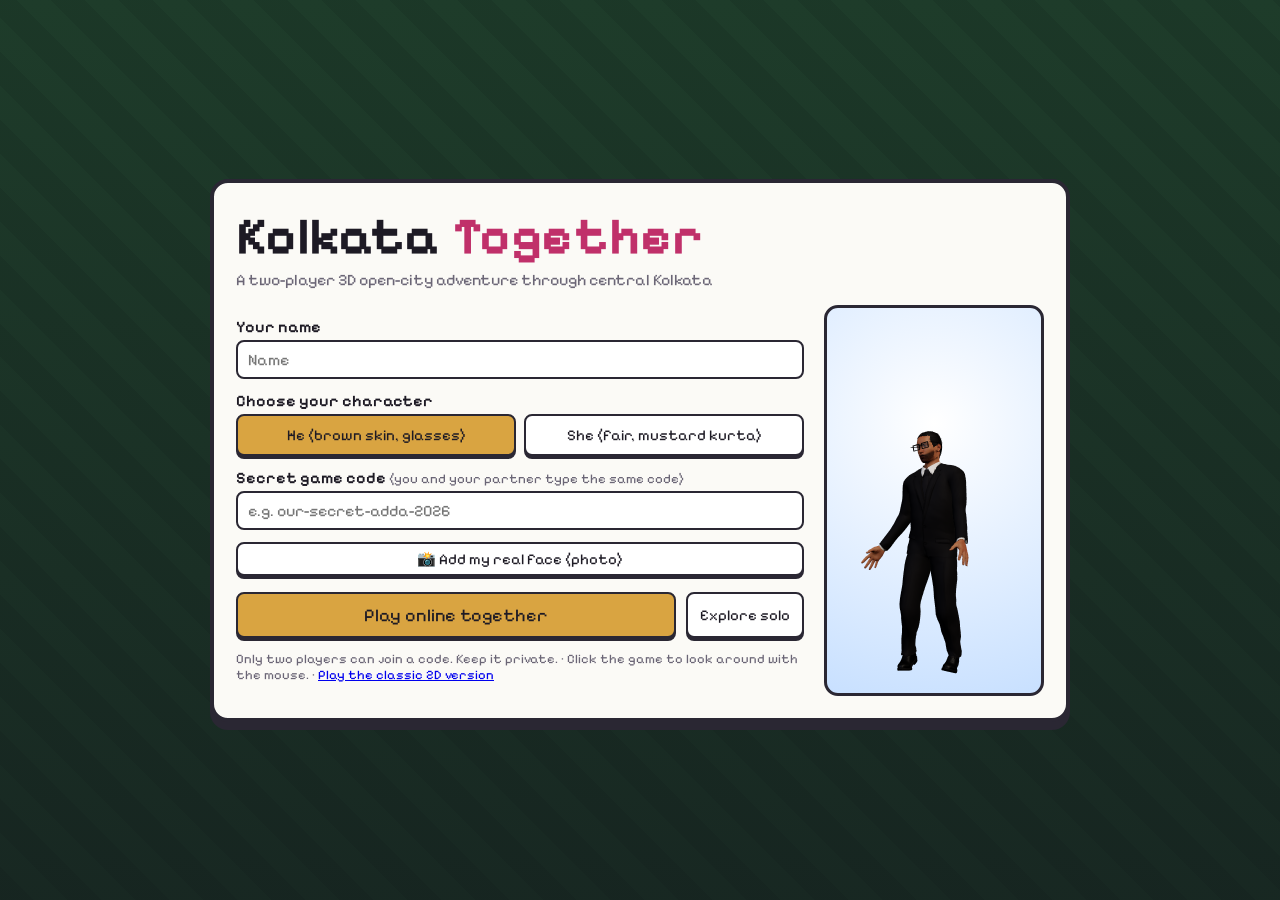
<file: index.html>
<!doctype html>
<html lang="en">
<head>
  <meta charset="utf-8">
  <meta name="viewport" content="width=device-width, initial-scale=1, maximum-scale=1, user-scalable=no, viewport-fit=cover">
  <title>Kolkata Together</title>
  <meta name="theme-color" content="#1d1a24">
  <link rel="manifest" href="manifest.webmanifest">
  <link rel="icon" href="icon-192.png">
  <link rel="apple-touch-icon" href="icon-192.png">
  <meta name="apple-mobile-web-app-capable" content="yes">
  <link rel="preconnect" href="https://fonts.googleapis.com">
  <link href="https://fonts.googleapis.com/css2?family=Pixelify+Sans:wght@400;600;700&display=swap" rel="stylesheet">
  <link rel="stylesheet" href="style.css">
  <script type="importmap">{ "imports": { "three": "./vendor/three/three.module.js", "three/addons/": "./vendor/three/addons/" } }</script>
</head>
<body>
  <canvas id="game" class="three"></canvas>
  <canvas id="radar" width="200" height="200" class="hidden"></canvas>
  <button id="btn-map" class="chip hidden" title="Map (M)">🗺 MAP</button>
  <div id="bigmap" class="hidden"><canvas id="bigmap-cv"></canvas><div id="bigmap-bar"><b>KOLKATA</b><span>Tap a place to set a waypoint · drag to pan · pinch/scroll to zoom</span><button id="bigmap-close">✕</button></div></div>
  <div id="ptag" class="tag partner"></div><div id="stag" class="tag speech"></div>

  <!-- HUD -->
  <div id="hud" class="hidden">
    <div id="hud-left">
      <div id="hud-money" class="chip">₹0</div>
      <div id="hud-bank" class="chip small">Bank ₹0</div>
      <div id="hud-bars"><div class="bar"><span>❤</span><i id="bar-health"></i></div><div class="bar"><span>🍽</span><i id="bar-hunger"></i></div></div>
      <div id="hud-weapon" class="chip small hidden"></div>
    </div>
    <div id="hud-right">
      <div id="hud-clock" class="chip">10:00</div>
      <div id="hud-wanted"></div>
      <div id="hud-net" class="chip small">offline</div>
    </div>
    <div id="banner" class="hidden"></div>
    <div id="prompt" class="hidden"></div>
    <div id="bigtext" class="hidden"></div>
    <div id="toasts"></div>
    <div id="hud-buttons">
      <button id="btn-phone" title="Phone (P)">📱</button>
      <button id="btn-chat" title="Chat (T)">💬<b id="chat-badge" class="hidden">!</b></button>
      <button id="btn-call" title="Voice call (V)">📞</button>
      <button id="btn-camera" title="Selfie (C)">📷</button>
      <button id="btn-help" title="Controls (H)">❔</button>
    </div>
  </div>

  <!-- dialogue box -->
  <div id="dialog" class="hidden"><div id="dialog-name"></div><div id="dialog-text"></div><div id="dialog-next">tap to skip</div></div>

  <!-- chat -->
  <div id="chat" class="panel hidden">
    <div class="panel-head">Chat with <span id="chat-partner">partner</span><button class="x" data-close="chat">✕</button></div>
    <div id="chat-log"></div>
    <form id="chat-form"><input id="chat-input" maxlength="300" autocomplete="off" placeholder="Type a message…"><button>Send</button></form>
  </div>

  <!-- call bar -->
  <div id="callbar" class="hidden"><span id="call-state">Calling…</span><button id="call-accept" class="hidden">Accept</button><button id="call-mute">Mute</button><button id="call-end" class="danger">Hang up</button></div>

  <!-- generic modal (shops, phone apps, bank, menus …) -->
  <div id="modal" class="hidden"><div id="modal-box"></div></div>

  <!-- lobby -->
  <div id="lobby">
    <div class="lobby-card">
      <h1>Kolkata <span>Together</span></h1>
      <p class="sub">A two-player 3D open-city adventure through central Kolkata</p>
      <div class="lobby-grid">
        <div>
          <label>Your name</label><input id="lob-name" maxlength="16" placeholder="Name">
          <label>Choose your character</label>
          <div id="lob-chars"></div>
          <label>Secret game code <small>(you and your partner type the same code)</small></label>
          <input id="lob-code" maxlength="40" placeholder="e.g. our-secret-adda-2026">
          <button id="lob-face" style="margin-top:12px;width:100%">📸 Add my real face (photo)</button>
          <div class="lobby-actions"><button id="lob-online" class="primary">Play online together</button><button id="lob-solo">Explore solo</button></div>
          <p class="hint">Only two players can join a code. Keep it private. · Click the game to look around with the mouse. · <a href="classic.html">Play the classic 2D version</a></p>
        </div>
        <div id="lob-preview"><canvas id="lob-portrait" width="96" height="144"></canvas></div>
      </div>
    </div>
  </div>

  <!-- touch controls -->
  <div id="touch" class="hidden">
    <div id="stick"><div id="knob"></div></div>
    <div id="tbtns"><button data-k="e" class="abtn">A</button><button data-k="f" class="bbtn">B</button><button data-k="space">⚡</button><button data-k="run" id="runbtn" class="runbtn">🏃<small>RUN</small></button></div>
    <div id="autorun" class="hidden">🔒 AUTO-RUN</div>
  </div>

  <script src="vendor/peerjs.min.js"></script>
  <script type="module" src="js3d/game3d.js"></script>
  <script>if ('serviceWorker' in navigator) addEventListener('load', () => navigator.serviceWorker.register('sw.js').catch(() => {}));</script>
</body>
</html>
</file>
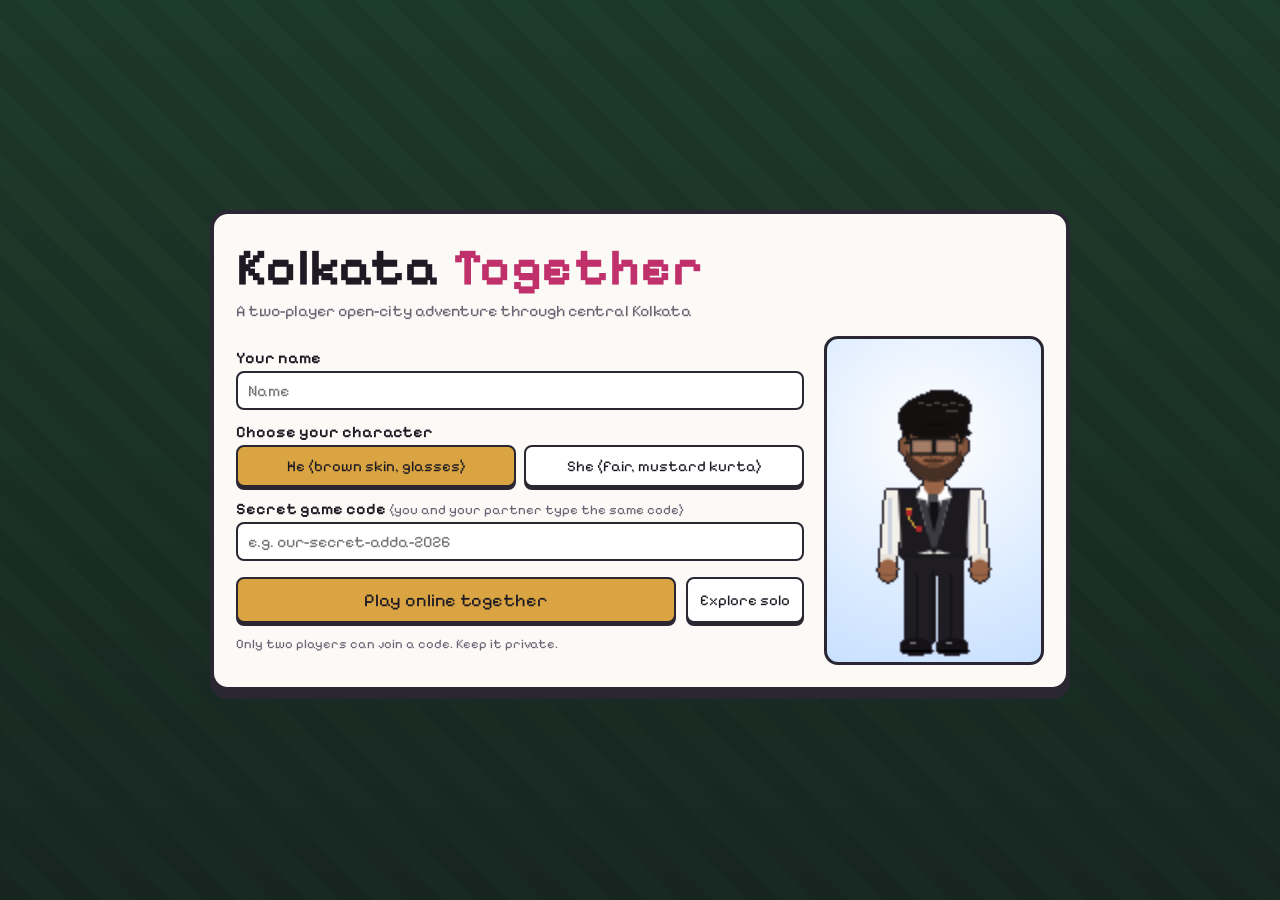
<file: classic.html>
<!doctype html>
<html lang="en">
<head>
  <meta charset="utf-8">
  <meta name="viewport" content="width=device-width, initial-scale=1, maximum-scale=1, user-scalable=no, viewport-fit=cover">
  <title>Kolkata Together Classic</title>
  <meta name="theme-color" content="#1d1a24">
  <link rel="preconnect" href="https://fonts.googleapis.com">
  <link href="https://fonts.googleapis.com/css2?family=Pixelify+Sans:wght@400;600;700&display=swap" rel="stylesheet">
  <link rel="stylesheet" href="style.css">
</head>
<body>
  <canvas id="game"></canvas>

  <!-- HUD -->
  <div id="hud" class="hidden">
    <div id="hud-left">
      <div id="hud-money" class="chip">₹0</div>
      <div id="hud-bank" class="chip small">Bank ₹0</div>
      <div id="hud-bars"><div class="bar"><span>❤</span><i id="bar-health"></i></div><div class="bar"><span>🍽</span><i id="bar-hunger"></i></div></div>
      <div id="hud-weapon" class="chip small hidden"></div>
    </div>
    <div id="hud-right">
      <div id="hud-clock" class="chip">10:00</div>
      <div id="hud-wanted"></div>
      <div id="hud-net" class="chip small">offline</div>
    </div>
    <div id="banner" class="hidden"></div>
    <div id="prompt" class="hidden"></div>
    <div id="bigtext" class="hidden"></div>
    <div id="toasts"></div>
    <div id="hud-buttons">
      <button id="btn-phone" title="Phone (P)">📱</button>
      <button id="btn-chat" title="Chat (T)">💬<b id="chat-badge" class="hidden">!</b></button>
      <button id="btn-call" title="Voice call (V)">📞</button>
      <button id="btn-camera" title="Selfie (C)">📷</button>
      <button id="btn-help" title="Controls (H)">❔</button>
    </div>
  </div>

  <!-- dialogue box -->
  <div id="dialog" class="hidden"><div id="dialog-name"></div><div id="dialog-text"></div><div id="dialog-next">▼</div></div>

  <!-- chat -->
  <div id="chat" class="panel hidden">
    <div class="panel-head">Chat with <span id="chat-partner">partner</span><button class="x" data-close="chat">✕</button></div>
    <div id="chat-log"></div>
    <form id="chat-form"><input id="chat-input" maxlength="300" autocomplete="off" placeholder="Type a message…"><button>Send</button></form>
  </div>

  <!-- call bar -->
  <div id="callbar" class="hidden"><span id="call-state">Calling…</span><button id="call-accept" class="hidden">Accept</button><button id="call-mute">Mute</button><button id="call-end" class="danger">Hang up</button></div>

  <!-- generic modal (shops, phone apps, bank, menus …) -->
  <div id="modal" class="hidden"><div id="modal-box"></div></div>

  <!-- lobby -->
  <div id="lobby">
    <div class="lobby-card">
      <h1>Kolkata <span>Together</span></h1>
      <p class="sub">A two-player open-city adventure through central Kolkata</p>
      <div class="lobby-grid">
        <div>
          <label>Your name</label><input id="lob-name" maxlength="16" placeholder="Name">
          <label>Choose your character</label>
          <div id="lob-chars"></div>
          <label>Secret game code <small>(you and your partner type the same code)</small></label>
          <input id="lob-code" maxlength="40" placeholder="e.g. our-secret-adda-2026">
          <div class="lobby-actions"><button id="lob-online" class="primary">Play online together</button><button id="lob-solo">Explore solo</button></div>
          <p class="hint">Only two players can join a code. Keep it private.</p>
        </div>
        <div id="lob-preview"><canvas id="lob-portrait" width="96" height="144"></canvas></div>
      </div>
    </div>
  </div>

  <!-- touch controls -->
  <div id="touch" class="hidden">
    <div id="stick"><div id="knob"></div></div>
    <div id="tbtns"><button data-k="e">E</button><button data-k="f">F</button><button data-k="space">⚡</button><button data-k="shift">Run</button></div>
  </div>

  <script src="vendor/peerjs.min.js"></script>
  <script type="module" src="js/main.js"></script>
</body>
</html>
</file>
<file: style.css>
:root {
  --ink: #1d1a24; --paper: #fbfaf6; --line: #2a2733; --accent: #d9a441; --accent2: #c0306a; --blue: #2f6fd0;
  --good: #3a9a4a; --bad: #d42a2a; --muted: #6b6676;
  --font: 'Pixelify Sans', ui-monospace, 'Courier New', monospace;
}
* { box-sizing: border-box; }
html, body { margin: 0; height: 100%; overflow: hidden; background: #101014; color: var(--ink); font-family: var(--font); -webkit-tap-highlight-color: transparent; }
canvas#game { position: fixed; inset: 0; width: 100vw; height: 100vh; image-rendering: pixelated; display: block; touch-action: none; }
button { font-family: var(--font); font-size: 15px; cursor: pointer; border: 2px solid var(--line); background: #fff; color: var(--ink); border-radius: 8px; padding: 6px 12px; box-shadow: 0 3px 0 var(--line); }
button:active { transform: translateY(2px); box-shadow: 0 1px 0 var(--line); }
button.primary { background: var(--accent); }
button.danger { background: #f6c8c8; }
button:disabled { opacity: .45; cursor: default; }
input, select { font-family: var(--font); font-size: 16px; padding: 8px 10px; border: 2px solid var(--line); border-radius: 8px; width: 100%; background: #fff; color: var(--ink); }
.hidden { display: none !important; }

/* ---------- HUD ---------- */
#hud { position: fixed; inset: 0; pointer-events: none; }
#hud-left { position: absolute; left: 12px; top: 12px; display: flex; flex-direction: column; gap: 6px; align-items: flex-start; }
#hud-right { position: absolute; right: 12px; top: 12px; display: flex; flex-direction: column; gap: 6px; align-items: flex-end; }
.chip { background: rgba(251,250,246,.94); border: 2px solid var(--line); border-radius: 10px; padding: 4px 10px; font-size: 20px; font-weight: 700; box-shadow: 0 3px 0 var(--line); }
.chip.small { font-size: 14px; font-weight: 600; }
#hud-money { color: #1f7a3a; }
#hud-bars { display: flex; flex-direction: column; gap: 4px; }
.bar { width: 150px; height: 14px; background: rgba(0,0,0,.45); border: 2px solid var(--line); border-radius: 7px; position: relative; overflow: hidden; }
.bar span { position: absolute; left: 3px; top: -3px; font-size: 11px; z-index: 2; }
.bar i { position: absolute; inset: 0; width: 100%; background: linear-gradient(#ff6a6a, #d42a2a); }
#bar-hunger { background: linear-gradient(#ffd47a, #e8a030); }
#hud-wanted { font-size: 26px; letter-spacing: 2px; text-shadow: 0 2px 0 #000; color: #ffd94a; min-height: 30px; }
#hud-wanted.flash { animation: flash .5s infinite; }
@keyframes flash { 50% { color: #ff4040; } }
#banner { position: absolute; left: 50%; top: 16px; transform: translateX(-50%); background: var(--paper); border: 3px solid var(--line); border-radius: 12px; padding: 6px 20px; font-size: 20px; font-weight: 700; box-shadow: 0 4px 0 var(--line); white-space: nowrap; max-width: 70vw; overflow: hidden; text-overflow: ellipsis; }
#banner small { display: block; font-size: 12px; font-weight: 400; color: var(--muted); text-align: center; }
#prompt { position: absolute; left: 50%; bottom: 120px; transform: translateX(-50%); background: rgba(29,26,36,.9); color: #fff; border-radius: 10px; padding: 6px 14px; font-size: 16px; border: 2px solid #fff; }
#prompt b { background: #fff; color: var(--ink); border-radius: 5px; padding: 0 6px; margin-right: 6px; }
#bigtext { position: absolute; left: 0; right: 0; top: 38%; text-align: center; font-size: clamp(36px, 8vw, 84px); font-weight: 700; color: #fff; text-shadow: 0 4px 0 #000, 0 0 24px rgba(0,0,0,.6); letter-spacing: 3px; }
#bigtext small { display: block; font-size: 20px; letter-spacing: 0; }
#toasts { position: absolute; left: 50%; top: 70px; transform: translateX(-50%); display: flex; flex-direction: column; gap: 6px; align-items: center; }
.toast { background: var(--paper); border: 2px solid var(--line); border-radius: 10px; padding: 5px 14px; font-size: 15px; box-shadow: 0 3px 0 var(--line); animation: pop .25s ease-out; }
@keyframes pop { from { transform: scale(.7); opacity: 0; } }
#hud-buttons { position: absolute; right: 12px; bottom: 12px; display: flex; gap: 8px; pointer-events: auto; }
#hud-buttons button { font-size: 22px; width: 48px; height: 48px; padding: 0; border-radius: 12px; position: relative; }
#chat-badge { position: absolute; top: -6px; right: -6px; background: var(--bad); color: #fff; border-radius: 50%; width: 20px; height: 20px; font-size: 13px; line-height: 20px; }

/* ---------- dialogue (HGSS style) ---------- */
#dialog { position: fixed; left: 50%; bottom: 18px; transform: translateX(-50%); width: min(720px, 94vw); background: var(--paper); border: 4px solid var(--line); border-radius: 14px; padding: 14px 18px 18px; box-shadow: inset 0 0 0 3px #c9d8f0, 0 5px 0 var(--line); font-size: 19px; line-height: 1.4; z-index: 30; }
#dialog-name { position: absolute; top: -16px; left: 16px; background: var(--blue); color: #fff; border: 3px solid var(--line); border-radius: 8px; padding: 0 10px; font-size: 15px; }
#dialog-next { position: absolute; right: 14px; bottom: 6px; animation: bob .6s infinite alternate; color: var(--accent2); }
@keyframes bob { to { transform: translateY(3px); } }

/* ---------- panels ---------- */
.panel { position: fixed; background: var(--paper); border: 3px solid var(--line); border-radius: 14px; box-shadow: 0 5px 0 var(--line); z-index: 25; }
.panel-head { background: var(--blue); color: #fff; padding: 8px 12px; border-radius: 10px 10px 0 0; font-weight: 700; display: flex; justify-content: space-between; align-items: center; }
.x { background: transparent; color: inherit; border: none; box-shadow: none; font-size: 18px; padding: 0 4px; }
#chat { left: 12px; bottom: 12px; width: min(380px, 92vw); height: min(420px, 60vh); display: flex; flex-direction: column; }
#chat-log { flex: 1; overflow-y: auto; padding: 10px; display: flex; flex-direction: column; gap: 6px; }
.msg { max-width: 82%; padding: 6px 10px; border-radius: 12px; border: 2px solid var(--line); font-size: 15px; word-wrap: break-word; }
.msg.me { align-self: flex-end; background: #d8f0c8; }
.msg.them { align-self: flex-start; background: #fff; }
.msg.sys { align-self: center; background: #f0ead8; font-size: 12px; border-style: dashed; }
.msg img { max-width: 100%; border-radius: 8px; image-rendering: pixelated; display: block; margin-top: 4px; }
#chat-form { display: flex; gap: 6px; padding: 8px; border-top: 2px solid var(--line); }
#callbar { position: fixed; top: 64px; left: 50%; transform: translateX(-50%); background: #1f7a3a; color: #fff; border: 3px solid var(--line); border-radius: 14px; padding: 8px 12px; display: flex; gap: 8px; align-items: center; z-index: 26; box-shadow: 0 4px 0 var(--line); }
#callbar button { padding: 4px 10px; font-size: 14px; }

/* ---------- modal ---------- */
#modal { position: fixed; inset: 0; background: rgba(10,8,16,.55); display: flex; align-items: center; justify-content: center; z-index: 60; padding: 10px; }
#modal-box { background: var(--paper); border: 4px solid var(--line); border-radius: 16px; box-shadow: 0 6px 0 var(--line); width: min(980px, 100%); max-height: 96vh; overflow: hidden; display: flex; flex-direction: column; }
.m-head { padding: 10px 16px; background: var(--mh, var(--blue)); color: var(--mhc, #fff); display: flex; justify-content: space-between; align-items: center; font-weight: 700; font-size: 20px; }
.m-head small { font-weight: 400; font-size: 13px; opacity: .85; display: block; }
.m-body { padding: 14px 16px; overflow-y: auto; }
.m-foot { padding: 10px 16px; border-top: 2px solid #e4e0d6; display: flex; gap: 8px; justify-content: flex-end; flex-wrap: wrap; align-items: center; }
.split { display: grid; grid-template-columns: 260px 1fr; gap: 16px; }
@media (max-width: 720px) { .split { grid-template-columns: 1fr; } }
.preview { background: radial-gradient(circle at 50% 35%, #fff 0, #e8f0ff 45%, #c8d8f0 100%); border: 3px solid var(--line); border-radius: 12px; display: flex; align-items: flex-end; justify-content: center; min-height: 330px; position: relative; overflow: hidden; }
.preview canvas { width: 192px; height: 288px; image-rendering: pixelated; }
.preview .floor { position: absolute; bottom: 0; left: 0; right: 0; height: 34px; background: #b8c8e0; border-top: 3px solid var(--line); }
.tabs { display: flex; gap: 6px; flex-wrap: wrap; margin-bottom: 10px; }
.tabs button { padding: 4px 10px; font-size: 14px; }
.tabs button.on { background: var(--accent); }
.items { display: grid; grid-template-columns: repeat(auto-fill, minmax(170px, 1fr)); gap: 8px; }
.item { border: 2px solid var(--line); border-radius: 10px; padding: 8px; background: #fff; cursor: pointer; display: flex; flex-direction: column; gap: 4px; font-size: 14px; }
.item:hover { background: #fff8e6; }
.item.sel { outline: 3px solid var(--accent2); }
.item .sw { height: 22px; border-radius: 6px; border: 2px solid var(--line); display: flex; overflow: hidden; }
.item .sw i { flex: 1; }
.item .price { font-weight: 700; color: #1f7a3a; }
.item .own { color: var(--blue); font-weight: 700; }
.swatches { display: flex; flex-wrap: wrap; gap: 6px; margin: 4px 0 12px; }
.swatches button { width: 34px; height: 34px; padding: 0; border-radius: 50%; }
.swatches button.on { outline: 3px solid var(--accent2); outline-offset: 2px; }
.opt-row { display: flex; flex-wrap: wrap; gap: 6px; margin: 4px 0 12px; }
.opt-row button { font-size: 13px; padding: 4px 9px; }
.opt-row button.on { background: var(--accent); }
h3 { margin: 6px 0 4px; font-size: 16px; }
.menu-list { display: flex; flex-direction: column; gap: 6px; }
.menu-row { display: flex; align-items: center; gap: 10px; padding: 6px 10px; border: 2px dashed rgba(127,127,127,.45); border-radius: 10px; background: rgba(127,127,127,.12); }
.menu-row canvas { width: 64px; height: 48px; image-rendering: pixelated; }
.menu-row .nm { flex: 1; font-size: 16px; }
.menu-row .pr { font-weight: 700; min-width: 64px; text-align: right; }
.scene-wrap { position: relative; background: #000; border: 3px solid var(--line); border-radius: 12px; overflow: hidden; }
.scene-wrap canvas { width: 100%; display: block; image-rendering: pixelated; aspect-ratio: 320 / 200; }
.kv { display: grid; grid-template-columns: auto 1fr; gap: 4px 16px; font-size: 16px; margin-bottom: 12px; }
.kv b { text-align: right; }
.row { display: flex; gap: 8px; flex-wrap: wrap; align-items: center; margin: 8px 0; }
.row input { width: 160px; }
.note { font-size: 13px; color: var(--muted); }

/* ---------- phone ---------- */
.phone { width: min(380px, 94vw); margin: 0 auto; background: #1d1a24; border-radius: 34px; padding: 14px; border: 3px solid #000; }
.phone-screen { background: linear-gradient(160deg, #ffd8a8, #f08fb0 50%, #8a6ad4); border-radius: 24px; min-height: 560px; max-height: 80vh; overflow-y: auto; padding: 14px; position: relative; }
.phone-top { display: flex; justify-content: space-between; color: #fff; font-size: 14px; text-shadow: 0 1px 0 #000; margin-bottom: 12px; }
.apps { display: grid; grid-template-columns: repeat(4, 1fr); gap: 14px 8px; }
.app { display: flex; flex-direction: column; align-items: center; gap: 4px; color: #fff; font-size: 12px; text-shadow: 0 1px 0 #000; cursor: pointer; background: none; border: none; box-shadow: none; padding: 0; }
.app i { font-style: normal; width: 56px; height: 56px; border-radius: 16px; display: flex; align-items: center; justify-content: center; font-size: 28px; border: 2px solid rgba(0,0,0,.4); box-shadow: 0 3px 0 rgba(0,0,0,.35); }
.app-screen { background: #fff; border-radius: 16px; padding: 12px; min-height: 480px; }
.app-screen h2 { margin: 0 0 10px; font-size: 20px; }
.dest { display: flex; justify-content: space-between; align-items: center; padding: 8px; border-bottom: 1px solid #eee; font-size: 15px; gap: 8px; }
.dest button { font-size: 13px; padding: 3px 9px; }
#map-canvas { width: 100%; image-rendering: pixelated; border: 2px solid var(--line); border-radius: 10px; touch-action: none; }

/* ---------- lobby ---------- */
#lobby { position: fixed; inset: 0; z-index: 50; display: flex; align-items: center; justify-content: center; padding: 14px; background:
  linear-gradient(rgba(16,14,24,.55), rgba(16,14,24,.75)), repeating-linear-gradient(45deg, #2a6a3a 0 24px, #2f7440 24px 48px); overflow-y: auto; }
.lobby-card { background: var(--paper); border: 4px solid var(--line); border-radius: 18px; box-shadow: 0 8px 0 var(--line); width: min(860px, 100%); padding: 22px; }
.lobby-card h1 { margin: 0; font-size: clamp(32px, 6vw, 52px); letter-spacing: 1px; }
.lobby-card h1 span { color: var(--accent2); }
.sub { margin: 2px 0 16px; color: var(--muted); }
.lobby-grid { display: grid; grid-template-columns: 1fr 220px; gap: 20px; }
@media (max-width: 640px) { .lobby-grid { grid-template-columns: 1fr; } #lob-preview { order: -1; } }
.lobby-card label { display: block; margin: 12px 0 4px; font-weight: 600; }
.lobby-card label small { font-weight: 400; color: var(--muted); }
#lob-chars { display: flex; gap: 8px; }
#lob-chars button { flex: 1; padding: 10px; }
#lob-chars button.on { background: var(--accent); }
.lobby-actions { display: flex; gap: 10px; margin-top: 16px; flex-wrap: wrap; }
.lobby-actions .primary { flex: 1; font-size: 18px; padding: 10px; }
.hint { font-size: 13px; color: var(--muted); }
#lob-preview { background: radial-gradient(circle at 50% 30%, #fff, #c8e0ff); border: 3px solid var(--line); border-radius: 14px; display: flex; align-items: flex-end; justify-content: center; min-height: 300px; }
#lob-portrait { width: 192px; height: 288px; image-rendering: pixelated; }

/* ---------- touch ---------- */
#touch { position: fixed; inset: 0; pointer-events: none; z-index: 20; }
#stick { position: absolute; left: 22px; bottom: 30px; width: 130px; height: 130px; border-radius: 50%; background: rgba(255,255,255,.18); border: 3px solid rgba(255,255,255,.5); pointer-events: auto; touch-action: none; }
#knob { position: absolute; left: 40px; top: 40px; width: 50px; height: 50px; border-radius: 50%; background: rgba(255,255,255,.7); border: 3px solid var(--line); }
#tbtns { position: absolute; right: 18px; bottom: 76px; display: grid; grid-template-columns: repeat(2, 64px); gap: 10px; pointer-events: auto; }
#tbtns button { height: 56px; font-size: 18px; border-radius: 50%; opacity: .85; touch-action: none; }

.heist-dial { width: 220px; height: 220px; margin: 10px auto; display: block; }
.golf-canvas { width: 100%; image-rendering: pixelated; border: 3px solid var(--line); border-radius: 10px; }

/* ---------- small screens ---------- */
@media (max-width: 640px) {
  .chip { font-size: 15px; padding: 3px 8px; }
  .chip.small { font-size: 12px; }
  .bar { width: 110px; height: 11px; }
  #banner { top: auto; bottom: 236px; font-size: 15px; padding: 4px 12px; max-width: 86vw; }
  #banner small { font-size: 10px; white-space: normal; }
  #hud-buttons { left: 50%; right: auto; transform: translateX(-50%); bottom: 8px; gap: 6px; }
  #hud-buttons button { width: 42px; height: 42px; font-size: 19px; }
  #tbtns { bottom: 66px; grid-template-columns: repeat(2, 58px); gap: 8px; }
  #tbtns button { height: 52px; font-size: 16px; }
  #stick { bottom: 62px; left: 14px; width: 120px; height: 120px; }
  #knob { left: 35px; top: 35px; }
  #prompt { bottom: 200px; font-size: 14px; }
  #dialog { font-size: 16px; bottom: 200px; }
}

/* ---------- 3D version ---------- */
canvas#game.three { image-rendering: auto; }
#radar { position: fixed; left: 14px; bottom: 14px; width: 170px; height: 170px; z-index: 5; filter: drop-shadow(0 3px 6px rgba(0,0,0,.5)); pointer-events: none; }
.tag { position: fixed; transform: translate(-50%, -100%); pointer-events: none; display: none; z-index: 4; white-space: nowrap; font-family: var(--font); }
.tag.partner { background: rgba(29,26,36,.82); color: #ffd94a; border: 2px solid #ffd94a; border-radius: 8px; padding: 1px 8px; font-size: 15px; font-weight: 700; }
.tag.speech { background: #fbfaf6; color: var(--ink); border: 2px solid var(--line); border-radius: 10px; padding: 3px 10px; font-size: 14px; max-width: 260px; white-space: normal; }
#lob-portrait { width: 192px; height: 288px; image-rendering: auto; }
.preview canvas { image-rendering: auto; }
@media (max-width: 640px) { #radar { width: 120px; height: 120px; left: 10px; bottom: 190px; } }

#tbtns .abtn { background: #3ab84a; color: #fff; font-weight: 700; font-size: 22px; }
#tbtns .bbtn { background: #d84a4a; color: #fff; font-weight: 700; font-size: 22px; }
#dialog-next { font-size: 12px; }

/* action menu shown when you press A next to someone */
#actmenu { position: fixed; left: 50%; bottom: 150px; transform: translateX(-50%); z-index: 28; background: rgba(20,18,28,.88); border: 3px solid #fff; border-radius: 18px; padding: 8px 10px 10px; box-shadow: 0 6px 20px rgba(0,0,0,.5); animation: pop .15s ease-out; max-width: 96vw; }
#actmenu .am-title { color: #ffd94a; font-weight: 700; text-align: center; margin-bottom: 6px; font-size: 15px; }
#actmenu .am-row { display: flex; gap: 8px; flex-wrap: wrap; justify-content: center; }
#actmenu button { display: flex; flex-direction: column; align-items: center; gap: 2px; min-width: 72px; padding: 8px 6px; border-radius: 14px; font-size: 13px; position: relative; touch-action: manipulation; }
#actmenu button i { font-style: normal; font-size: 26px; line-height: 1; }
#actmenu button b { position: absolute; top: 3px; right: 6px; font-size: 11px; opacity: .6; }
@media (max-width: 640px) { #actmenu { bottom: 250px; } #actmenu button { min-width: 62px; } }

/* ---- run button (Free Fire / BGMI style) ---- */
#tbtns .runbtn { background: #f2a33a; color: #1b1205; font-size: 22px; line-height: 1; display: flex; flex-direction: column; align-items: center; justify-content: center; }
#tbtns .runbtn small { font-size: 10px; font-weight: 800; letter-spacing: .5px; }
#tbtns .runbtn.on { background: #ff6a1a; color: #fff; box-shadow: 0 0 0 4px rgba(255,170,60,.55), 0 0 18px rgba(255,120,30,.8); }
#autorun { position: fixed; left: 34px; bottom: 172px; z-index: 21; background: rgba(255,106,26,.92); color: #fff; font: 800 12px sans-serif; padding: 6px 10px; border-radius: 14px; letter-spacing: .5px; pointer-events: none; }
#stick.lockzone::after { content: '🔒'; position: absolute; left: 50%; top: -34px; transform: translateX(-50%); font-size: 22px; filter: drop-shadow(0 2px 3px #000); }
@media (max-width: 640px) { #autorun { bottom: 196px; left: 20px; } }
/* ---- map button + full map ---- */
#btn-map { position: fixed; top: 118px; right: 14px; z-index: 6; font-weight: 800; cursor: pointer; }
#bigmap { position: fixed; inset: 0; z-index: 55; background: #0d1410; touch-action: none; }
#bigmap-cv { width: 100%; height: 100%; display: block; cursor: crosshair; }
#bigmap-bar { position: absolute; top: 0; left: 0; right: 0; display: flex; gap: 12px; align-items: center; padding: 10px 14px; background: linear-gradient(#000c, #0000); color: #fff; font: 13px sans-serif; }
#bigmap-bar b { font-size: 16px; letter-spacing: 2px; }
#bigmap-bar span { opacity: .8; flex: 1; }
#bigmap-close { font-size: 20px; width: 42px; height: 42px; border-radius: 50%; border: 0; background: #fff; color: #111; cursor: pointer; }
#radar { pointer-events: auto; cursor: pointer; }
</file>
